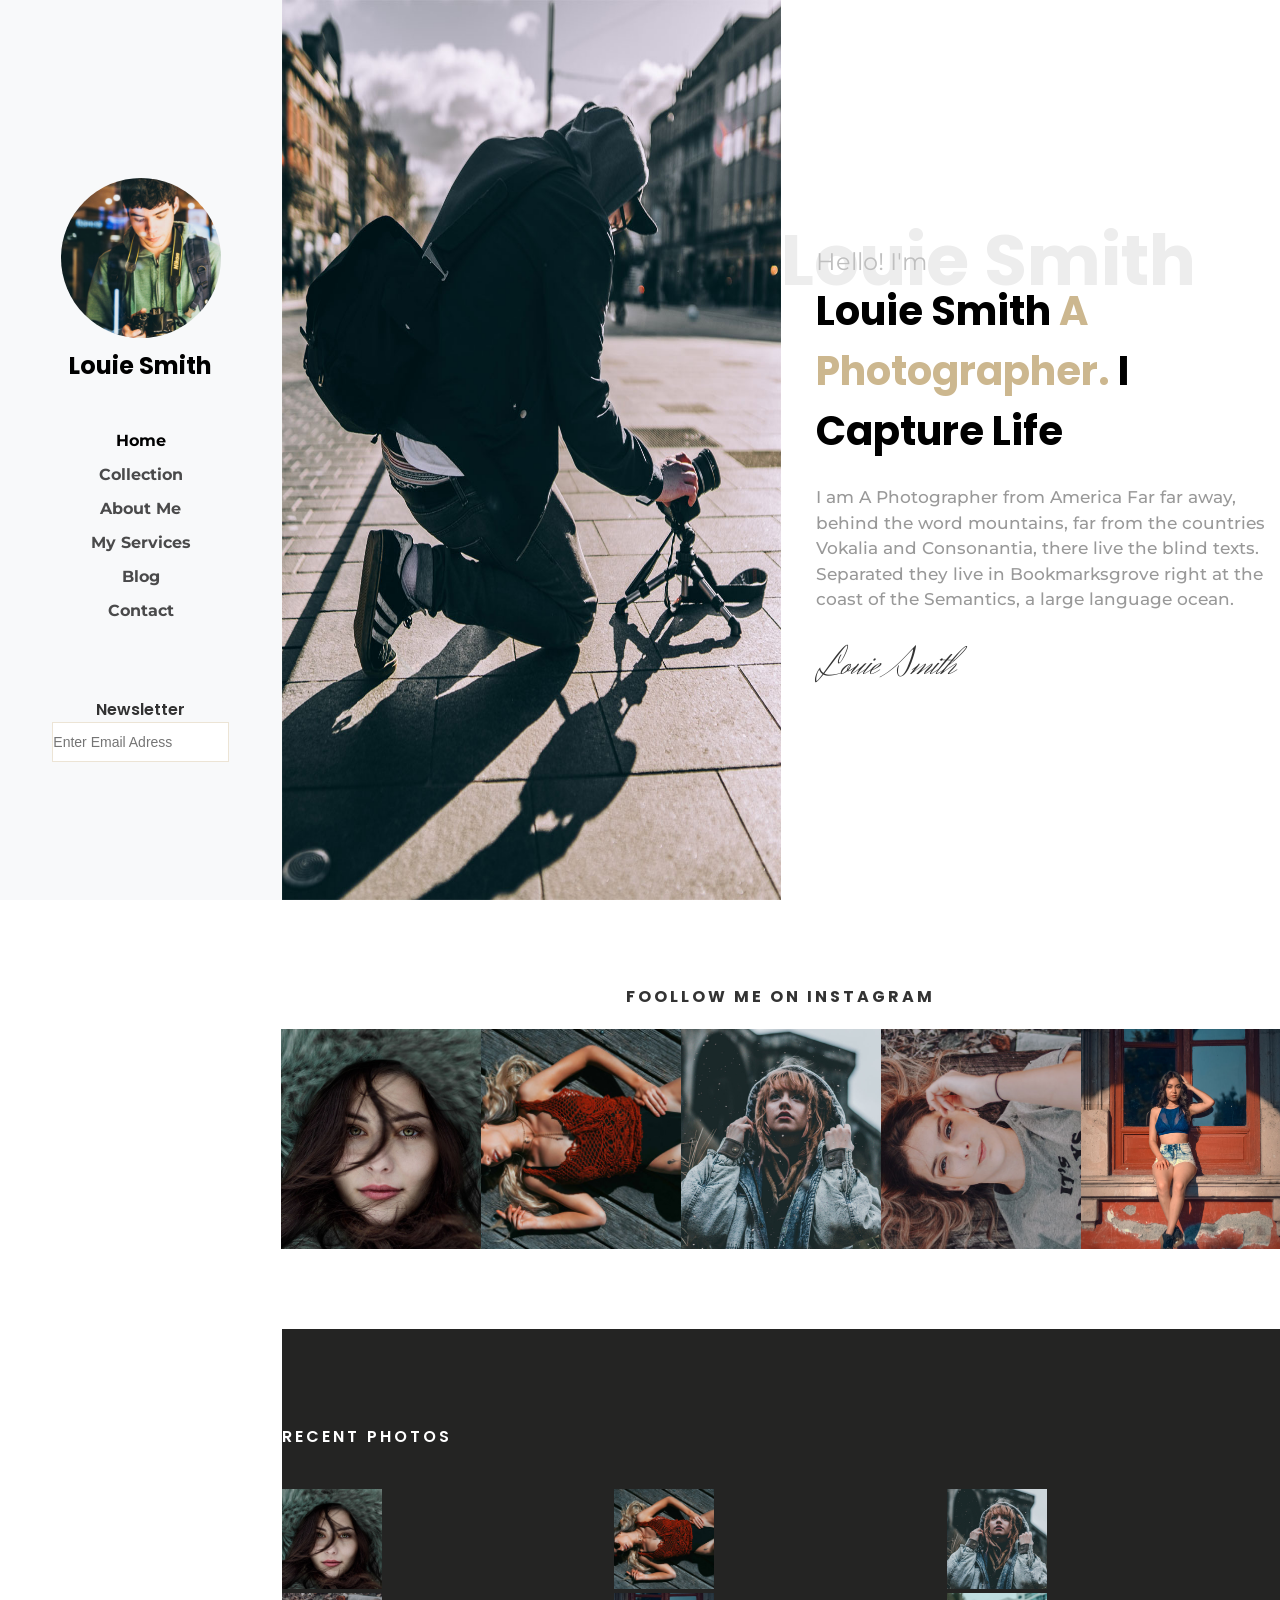
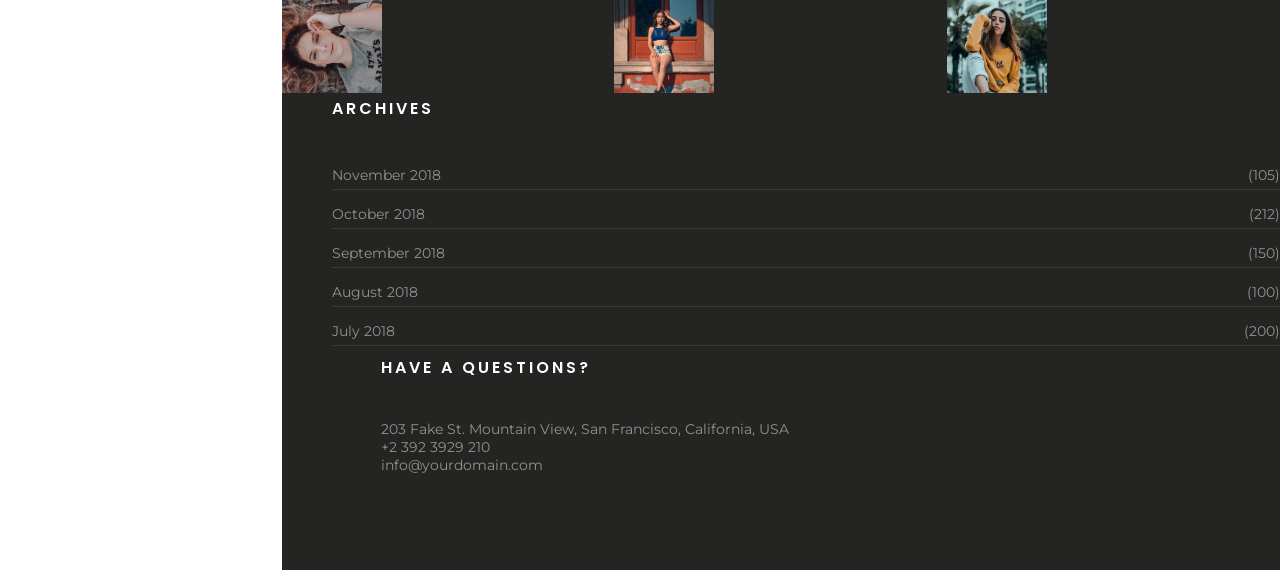
<file: index.html>
<!DOCTYPE html>
<html lang="pt-br">

<head>
    <meta charset="UTF-8">
    <meta name="viewport" content="width=device-width, initial-scale=1.0">
    <title>Louie Smith</title>
    <link rel="stylesheet" href="style.css">
    <link rel="preconnect" href="https://fonts.googleapis.com">
    <link rel="preconnect" href="https://fonts.gstatic.com" crossorigin>
    <link
        href="https://fonts.googleapis.com/css2?family=Herr+Von+Muellerhoff&family=Montserrat:ital,wght@0,100..900;1,100..900&family=Poppins:ital,wght@0,100;0,200;0,300;0,400;0,500;0,600;0,700;0,800;0,900;1,100;1,200;1,300;1,400;1,500;1,600;1,700;1,800;1,900&display=swap"
        rel="stylesheet">
</head>

<body>
    <section class="sec01">
        <div class="div1">
            <a href="index.html"><img src="author.jpg" class="img1"></a>
            <a href="index.html" class="txtls">Louie Smith</a>
            <div class="divmenu">
                <a href="index.html" class="menu1">Home</a>
                <a href="collection.html" class="menu">Collection</a>
                <a href="aboutme.html" class="menu">About Me</a>
                <a href="myservices.html" class="menu">My Services</a>
                <a class="menu">Blog</a>
                <a href="contact.html" class="menu">Contact</a>
            </div>
            <div class="txtnew">
                <p class="newsletter">Newsletter</p>
                <div class="divform">
                    <form action="" class="form">
                        <input type="email" placeholder="Enter Email Adress" class="email">
                        
                    </form>
                </div>
            </div>
        </div>
    </section>
    <section class="sec02">
        <div class="divesquerda">
            <img src="author-2.jpg" class="imgprincipal">
        </div>
        <div class="divdireita">
            <div class="textdireita">
                <p class="textfundo">Louie Smith</p>
                <p class="textpequeno">Hello! I'm</p>
                <p class="textprincipal">Louie Smith <span class="span">A <br> Photographer.</span> I <br> Capture Life
                </p>
                <p class="textgrande">I am A Photographer from America Far far away, <br> behind the word mountains, far
                    from the countries <br> Vokalia and Consonantia, there live the blind texts. <br> Separated they
                    live in Bookmarksgrove right at the <br> coast of the Semantics, a large language ocean.</p>
                <p class="assinatura">Louie Smith</p>
                
            </div>
        </div>
        <section class="sec03">
            <div class="textfoto">
                <p class="foollow">FOOLLOW ME ON INSTAGRAM</p>
            </div>
            <div class="fotos">
                <a href="index.html"><img src="image_1.jpg" class="foto1"></a>
                <a href="index.html"><img src="image_2.jpg" class="foto2"></a>
                <a href="index.html"><img src="image_3.jpg" class="foto3"></a>
                <a href="index.html"><img src="image_4.jpg" class="foto4"></a>
                <a href="index.html"><img src="image_5.jpg" class="foto5"></a>
            </div>
        </section>
        <footer class="footer">
            <div class="divfooter">
                <div class="div01">
                    <p class="text1">Recent Photos</p>
                    <div class="imgfooter">
                        <img src="image_1.jpg" class="imgfooter1">
                        <img src="image_2.jpg" class="imgfooter2">
                        <img src="image_3.jpg" class="imgfooter3">
                    </div>
                    <div class="imgfooter01">
                        <img src="image_4.jpg" class="imgfooter4">
                        <img src="image_5.jpg" class="imgfooter5">
                        <img src="image_6.jpg" class="imgfooter6">
                    </div>
                </div>
                <div class="div02">
                    <p class="text2">Archives</p>
                    <p class="text02">November 2018 <span class="span1"></span>(105)</p>
                    <p class="text02">October 2018<span class="span1"></span>(212)</p>
                    <p class="text02">September 2018<span class="span1"></span>(150)</p>
                    <p class="text02">August 2018<span class="span1"></span>(100)</p>
                    <p class="text02">July 2018<span class="span1"></span>(200)</p>
                </div>
                <div class="div03">
                    <p class="text3">Have a Questions?</p>
                    <div class="iconesfooter">
                        <div class="icone-item">
                            
                            <p class="endereço">203 Fake St. Mountain View, San Francisco, California, USA</p>
                        </div>
                        <div class="icone-item">
                            
                            <p class="celular">+2 392 3929 210</p>
                        </div>
                        <div class="icone-item">
                            
                            <p class="imail">info@yourdomain.com</p>
                        </div>
                    </div>
                </div>
            </div>
        </footer>
    </section>
</body>

</html>
</file>
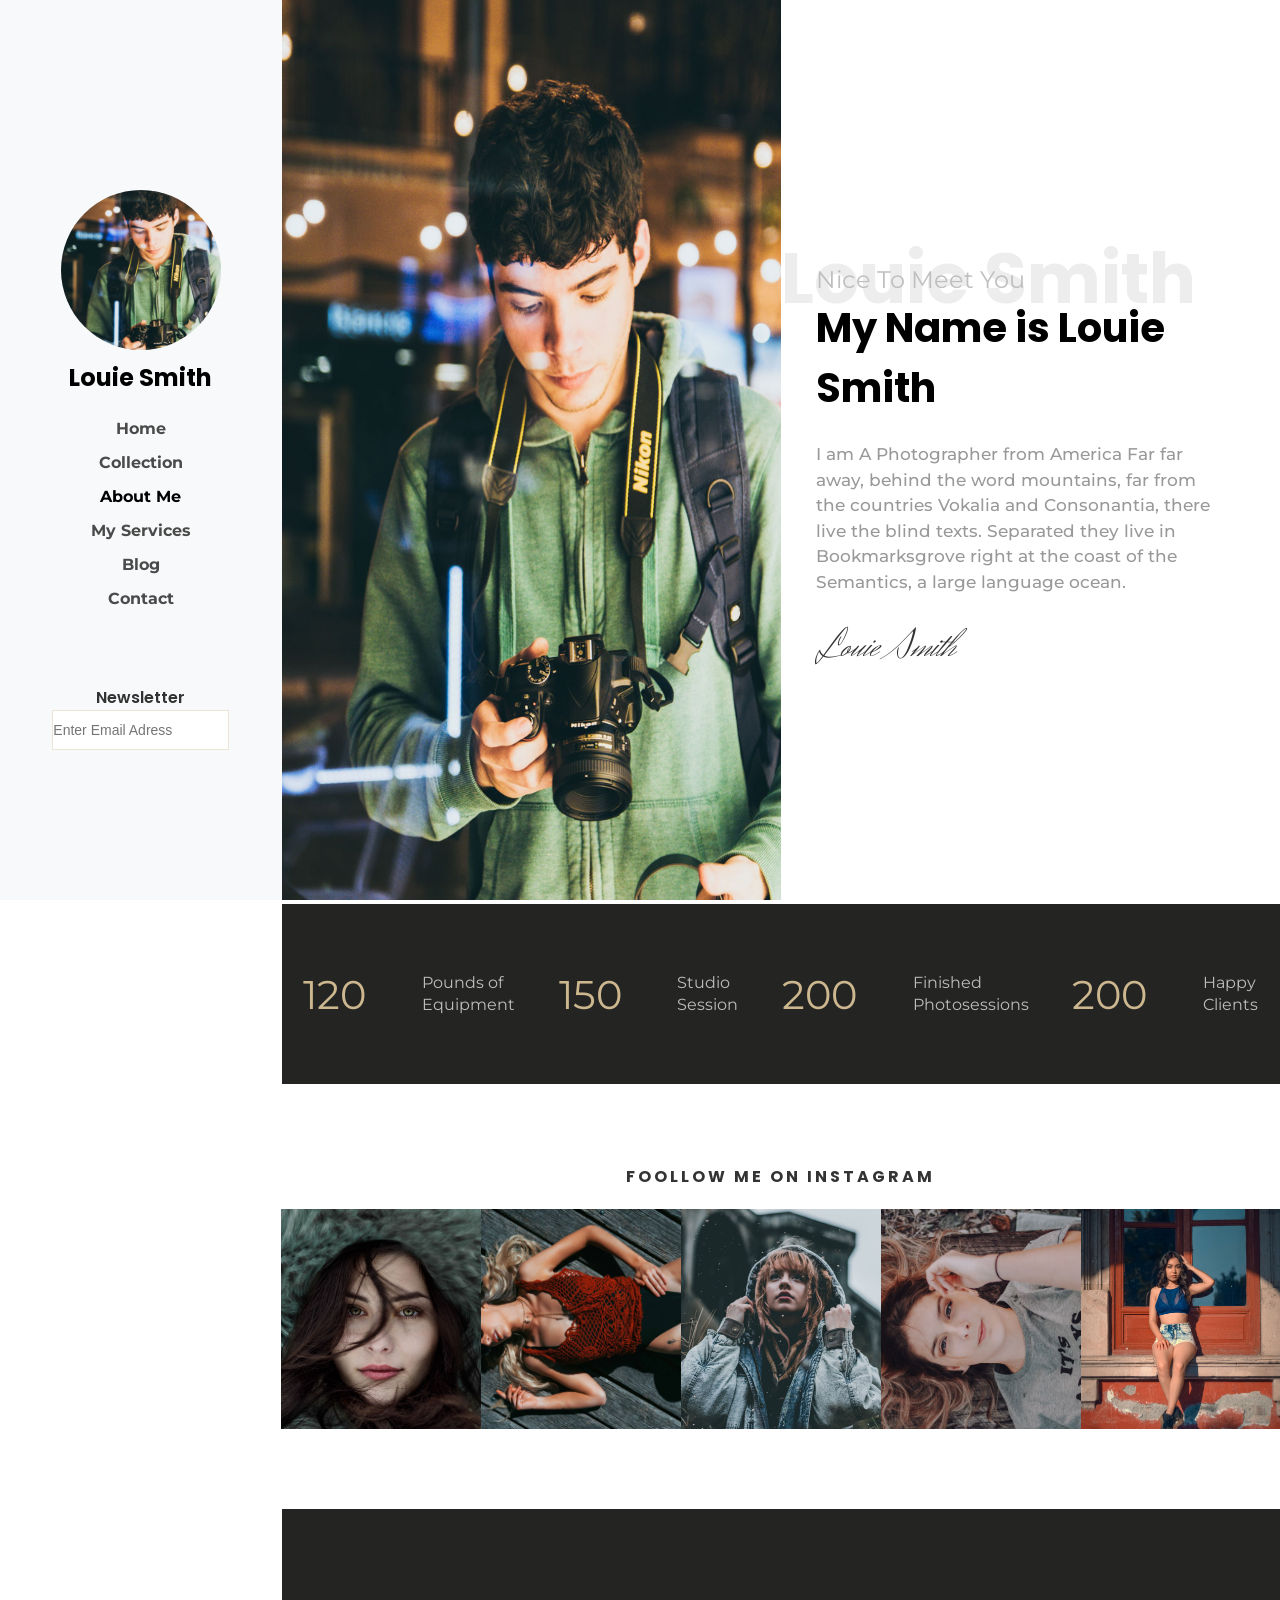
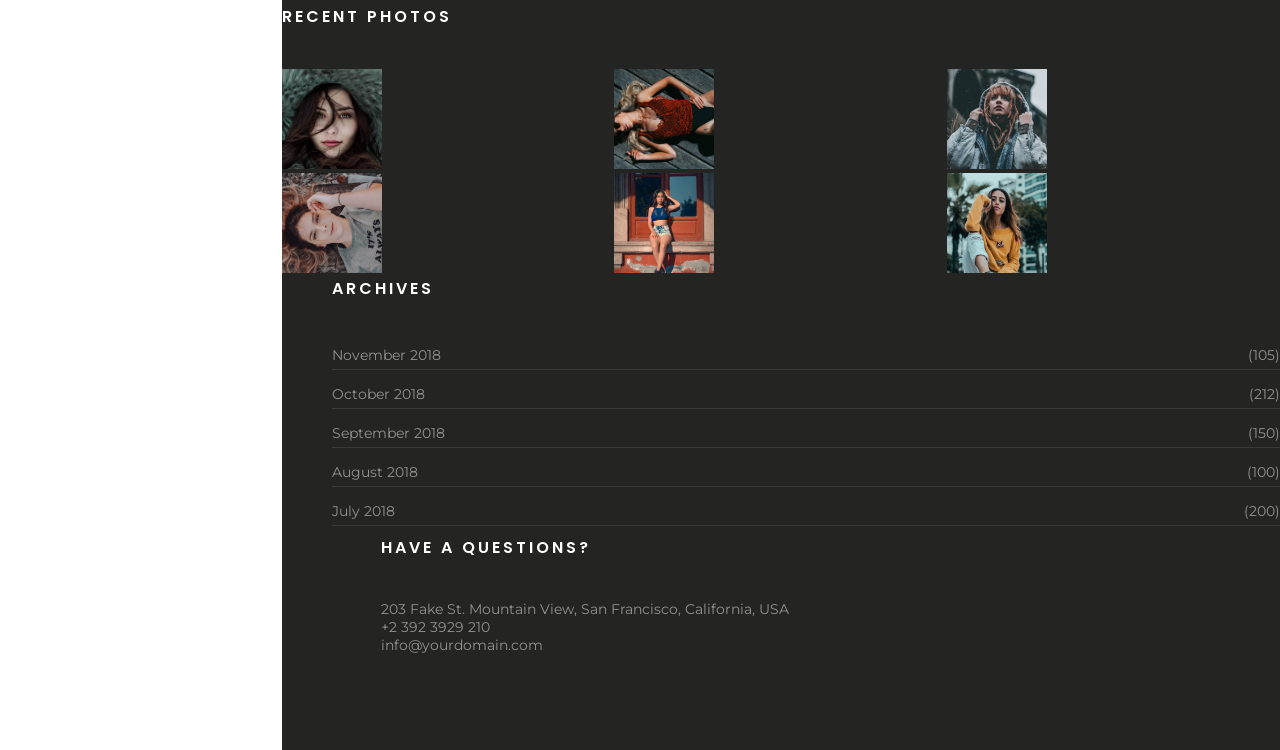
<file: aboutme.html>
<!DOCTYPE html>
<html lang="pt-br">

<head>
    <meta charset="UTF-8">
    <meta name="viewport" content="width=device-width, initial-scale=1.0">
    <title>Louie Smith</title>
    <link rel="stylesheet" href="aboutme.css">
    <link rel="preconnect" href="https://fonts.googleapis.com">
    <link rel="preconnect" href="https://fonts.gstatic.com" crossorigin>
    <link
        href="https://fonts.googleapis.com/css2?family=Herr+Von+Muellerhoff&family=Montserrat:ital,wght@0,100..900;1,100..900&family=Poppins:ital,wght@0,100;0,200;0,300;0,400;0,500;0,600;0,700;0,800;0,900;1,100;1,200;1,300;1,400;1,500;1,600;1,700;1,800;1,900&display=swap"
        rel="stylesheet">
</head>

<body>
    <section class="section1">
        <div class="div1">
            <a href="index.html"><img src="author.jpg" class="img1"></a>
            <a href="index.html" class="txtls">Louie Smith</a>
            <div class="divmenu">
                <a href="index.html" class="menu">Home</a>
                <a href="collection.html" class="menu">Collection</a>
                <a href="aboutme.html" class="menu1">About Me</a>
                <a href="myservices.html" class="menu">My Services</a>
                <a href="blog.html" class="menu">Blog</a>
                <a href="contact.html" class="menu">Contact</a>
            </div>
            <div class="txtnew">
                <p class="newsletter">Newsletter</p>
                <div class="divform">
                    <form action="" class="form">
                        <input type="email" placeholder="Enter Email Adress" class="email">
                        
                    </form>
                </div>
            </div>
        </div>
    </section>
    <section class="section2">
        <div class="divesquerda">
            <img src="author.jpg" class="imgprincipal">
        </div>
        <div class="divdireita">
            <div class="textdireita">
                <p class="textfundo">Louie Smith</p>
                <p class="textpequeno">Nice To Meet You</p>
                <p class="textprincipal">My Name is Louie <br> Smith</p>
                <p class="textgrande">I am A Photographer from America Far far <br> away, behind the word mountains, far from <br> the countries Vokalia and Consonantia, there <br> live the blind texts. Separated they live in <br> Bookmarksgrove right at the coast of the <br> Semantics, a large language ocean.</p>
                <p class="assinatura">Louie Smith</p>
                
            </div>
        </div>
        <div class="divnumeros">
            <p class="numeros">120</p>
            <p class="textnumeros">Pounds of <br> Equipment</p>
            <p class="numeros">150</p>
            <p class="textnumeros">Studio <br> Session</p>
            <p class="numeros">200</p>
            <p class="textnumeros">Finished <br> Photosessions</p>
            <p class="numeros">200</p>
            <p class="textnumeros">Happy <br> Clients</p>
        </div>
        <section class="section3">
            <div class="textfoto">
                <p class="foollow">FOOLLOW ME ON INSTAGRAM</p>
            </div>
            <div class="fotos">
                <a href="index.html"><img src="image_1.jpg" class="foto1"></a>
                <a href="index.html"><img src="image_2.jpg" class="foto2"></a>
                <a href="index.html"><img src="image_3.jpg" class="foto3"></a>
                <a href="index.html"><img src="image_4.jpg" class="foto4"></a>
                <a href="index.html"><img src="image_5.jpg" class="foto5"></a>
            </div>
        </section>
        <footer class="footer">
            <div class="divfooter">
                <div class="div01">
                    <p class="text1">Recent Photos</p>
                    <div class="imgfooter">
                        <img src="image_1.jpg" class="imgfooter1">
                        <img src="image_2.jpg" class="imgfooter2">
                        <img src="image_3.jpg" class="imgfooter3">
                    </div>
                    <div class="imgfooter01">
                        <img src="image_4.jpg" class="imgfooter4">
                        <img src="image_5.jpg" class="imgfooter5">
                        <img src="image_6.jpg" class="imgfooter6">
                    </div>
                </div>
                <div class="div02">
                    <p class="text2">Archives</p>
                    <p class="text02">November 2018 <span class="span1"></span>(105)</p>
                    <p class="text02">October 2018<span class="span1"></span>(212)</p>
                    <p class="text02">September 2018<span class="span1"></span>(150)</p>
                    <p class="text02">August 2018<span class="span1"></span>(100)</p>
                    <p class="text02">July 2018<span class="span1"></span>(200)</p>
                </div>
                <div class="div03">
                    <p class="text3">Have a Questions?</p>
                    <div class="iconesfooter">
                        <div class="icone-item">
                            
                            <p class="endereço">203 Fake St. Mountain View, San Francisco, California, USA</p>
                        </div>
                        <div class="icone-item">
                            
                            <p class="celular">+2 392 3929 210</p>
                        </div>
                        <div class="icone-item">
                            
                            <p class="imail">info@yourdomain.com</p>
                        </div>
                    </div>
                </div>
            </div>
        </footer>
    </section>
</body>

</html>
</file>
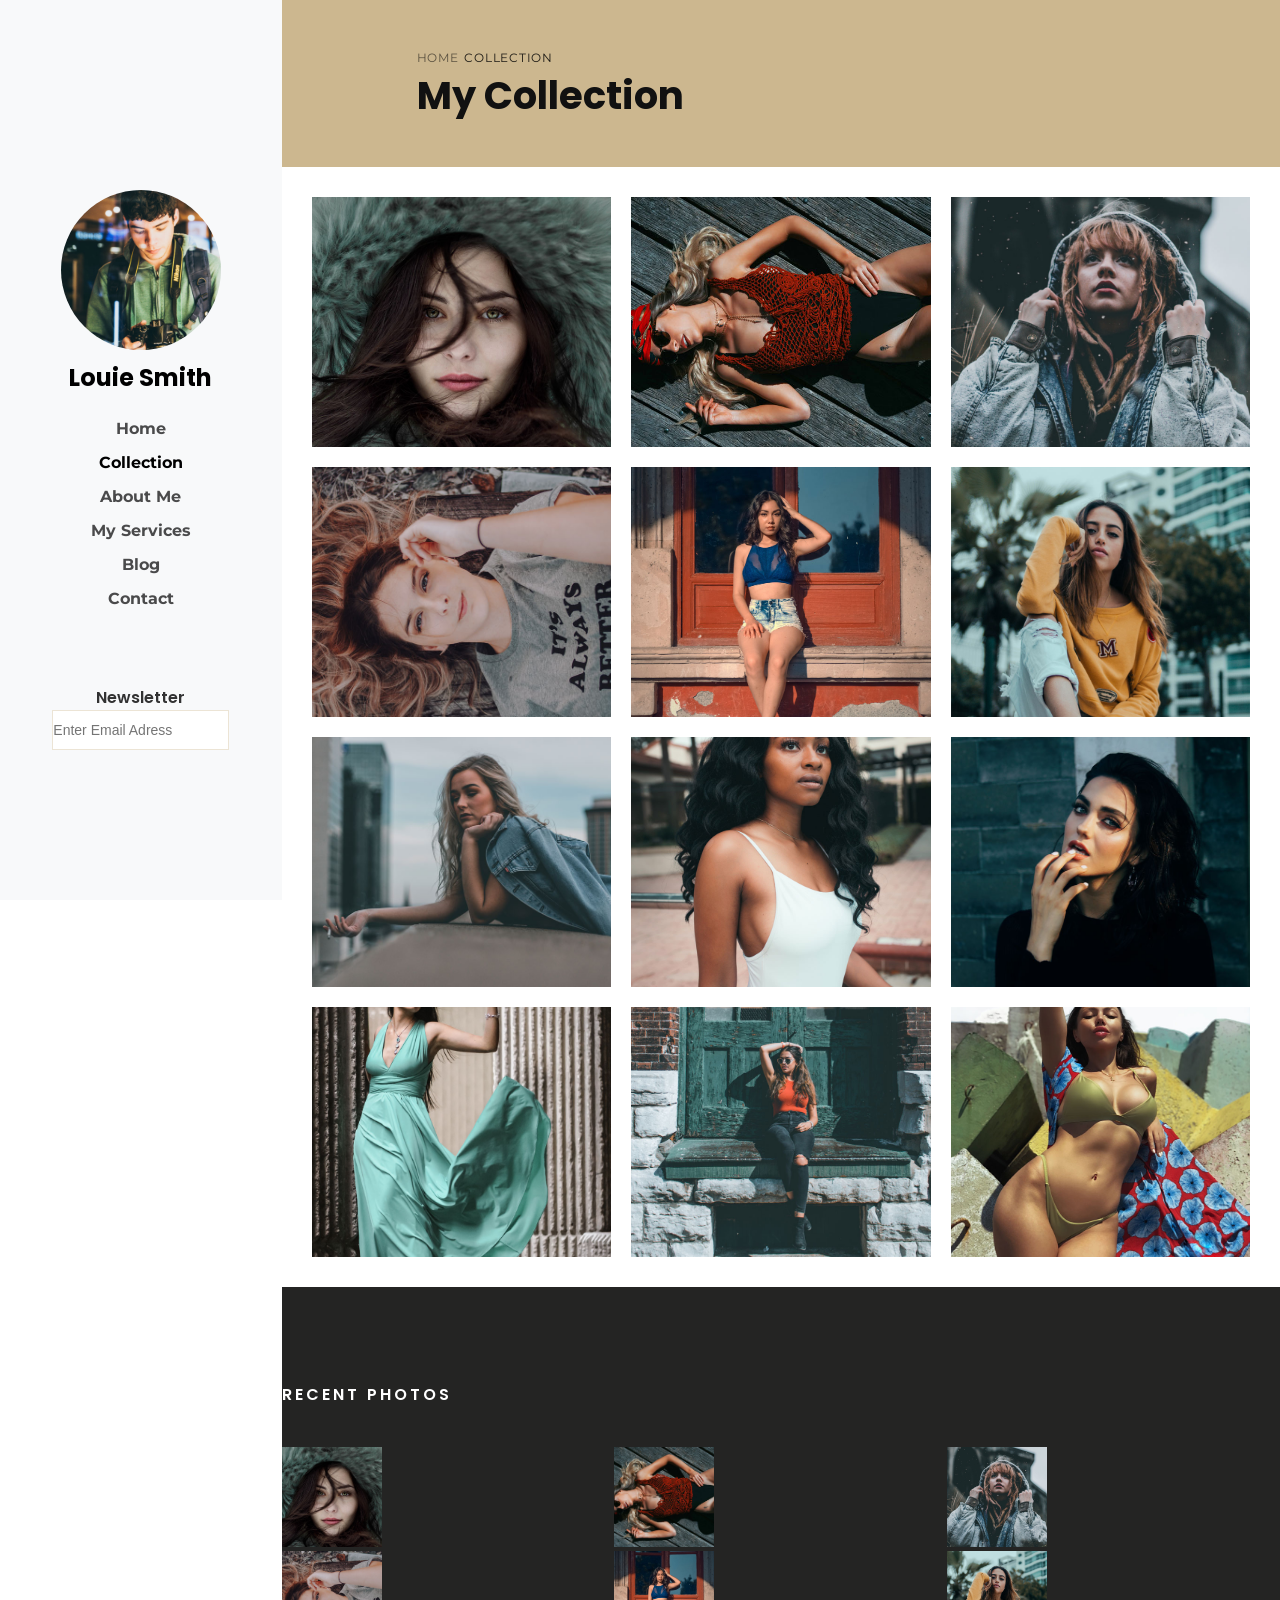
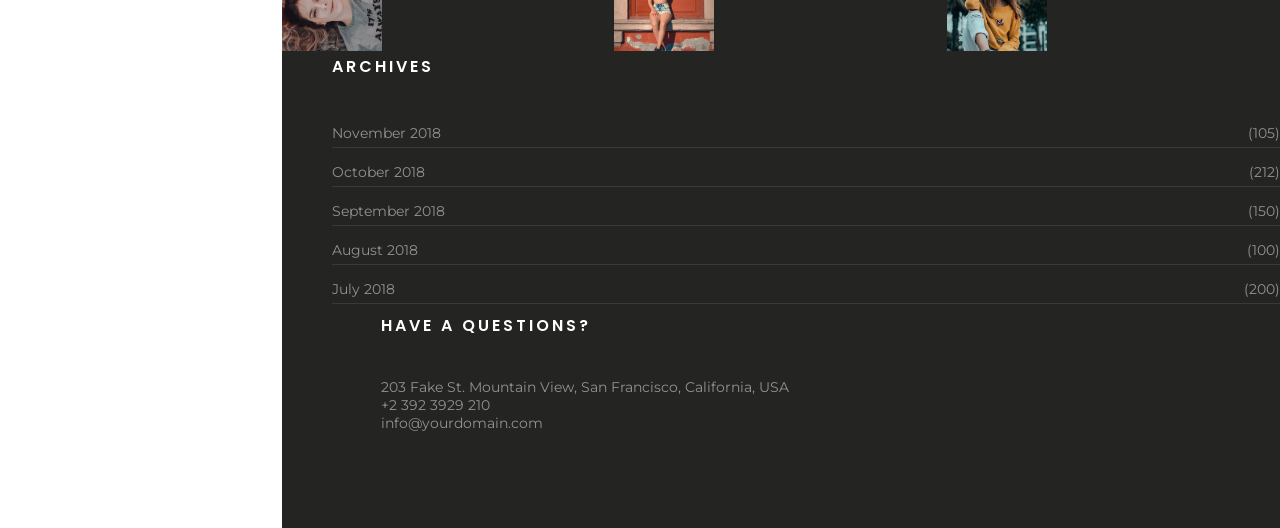
<file: collection.html>
<!DOCTYPE html>
<html lang="pt-br">

<head>
    <meta charset="UTF-8">
    <meta name="viewport" content="width=device-width, initial-scale=1.0">
    <title>Louie Smith</title>
    <link rel="stylesheet" href="collection.css">
    <link rel="preconnect" href="https://fonts.googleapis.com">
    <link rel="preconnect" href="https://fonts.gstatic.com" crossorigin>
    <link
        href="https://fonts.googleapis.com/css2?family=Herr+Von+Muellerhoff&family=Montserrat:ital,wght@0,100..900;1,100..900&family=Poppins:ital,wght@0,100;0,200;0,300;0,400;0,500;0,600;0,700;0,800;0,900;1,100;1,200;1,300;1,400;1,500;1,600;1,700;1,800;1,900&display=swap"
        rel="stylesheet">
</head>

<body>
    <section class="section1">
        <div class="div1">
            <a href="index.html"><img src="author.jpg" class="img1"></a>
            <a href="index.html" class="txtls">Louie Smith</a>
            <div class="divmenu">
                <a href="index.html" class="menu">Home</a>
                <a href="collection.html" class="menu1">Collection</a>
                <a href="aboutme.html" class="menu">About Me</a>
                <a href="myservices.html" class="menu">My Services</a>
                <a href="blog.html" class="menu">Blog</a>
                <a href="contact.html" class="menu">Contact</a>
            </div>
            <div class="txtnew">
                <p class="newsletter">Newsletter</p>
                <div class="divform">
                    <form action="" class="form">
                        <input type="email" placeholder="Enter Email Adress" class="email">
                        
                    </form>
                </div>
            </div>
        </div>
    </section>
    <section class="section2">
        <div class="textpequeno">
            <a href="index.html">Home</a>
            <p class="collection1">Collection</p>
        </div>
        <div class="textgrande">
            <p class="my">My Collection</p>
        </div>
        <section class="secao secao-colection-fotos">
            <div id="imagem-1">
                <div>
                    <h2>Photo 01</h2>
                    <p>MODEL</p>
                </div>
            </div>
            <div id="imagem-2">
                <div>
                    <h2>Photo 02</h2>
                    <p>NATURE</p>
                </div>
            </div>
            <div id="imagem-3">
                <div>
                    <h2>Photo 03</h2>
                    <p>FASHION</p>
                </div>
            </div>
            <div id="imagem-4">
                <div>
                    <h2>Photo 04</h2>
                    <p>TRAVEL</p>
                </div>
            </div>
            <div id="imagem-5">
                <div>
                    <h2>Photo 05</h2>
                    <p>TRAVEL</p>
                </div>
            </div>
            <div id="imagem-6">
                <div>
                    <h2>Photo 06</h2>
                    <p>TRAVEL</p>
                </div>
            </div>
            <div id="imagem-7">
                <div>
                    <h2>Photo 07</h2>
                    <p>FASHION, MODEL</p>
                </div>
            </div>
            <div id="imagem-8">
                <div>
                    <h2>Photo 08</h2>
                    <p>NATURE</p>
                </div>
            </div>
            <div id="imagem-9">
                <div>
                    <h2>Photo 09</h2>
                    <p>TECHNOLOGY</p>
                </div>
            </div>
            <div id="imagem-10">
                <div>
                    <h2>Photo 10</h2>
                    <p>MODEL</p>
                </div>
            </div>
            <div id="imagem-11">
                <div>
                    <h2>Photo 11</h2>
                    <p>FASHION</p>
                </div>
            </div>
            <div id="imagem-12">
                <div>
                    <h2>Photo 12</h2>
                    <p>PHOTOGRAPHY</p>
                </div>
            </div>
        </section>
        <footer class="footer">
            <div class="divfooter">
                <div class="div01">
                    <p class="text1">Recent Photos</p>
                    <div class="imgfooter">
                        <img src="image_1.jpg" class="imgfooter1">
                        <img src="image_2.jpg" class="imgfooter2">
                        <img src="image_3.jpg" class="imgfooter3">
                    </div>
                    <div class="imgfooter01">
                        <img src="image_4.jpg" class="imgfooter4">
                        <img src="image_5.jpg" class="imgfooter5">
                        <img src="image_6.jpg" class="imgfooter6">
                    </div>
                </div>
                <div class="div02">
                    <p class="text2">Archives</p>
                    <p class="text02">November 2018 <span class="span1"></span>(105)</p>
                    <p class="text02">October 2018<span class="span1"></span>(212)</p>
                    <p class="text02">September 2018<span class="span1"></span>(150)</p>
                    <p class="text02">August 2018<span class="span1"></span>(100)</p>
                    <p class="text02">July 2018<span class="span1"></span>(200)</p>
                </div>
                <div class="div03">
                    <p class="text3">Have a Questions?</p>
                    <div class="iconesfooter">
                        <div class="icone-item">
                            
                            <p class="endereço">203 Fake St. Mountain View, San Francisco, California, USA</p>
                        </div>
                        <div class="icone-item">
                            
                            <p class="celular">+2 392 3929 210</p>
                        </div>
                        <div class="icone-item">
                            
                            <p class="imail">info@yourdomain.com</p>
                        </div>
                    </div>
                </div>
            </div>
        </footer>
    </section>
</body>

</html>
</file>
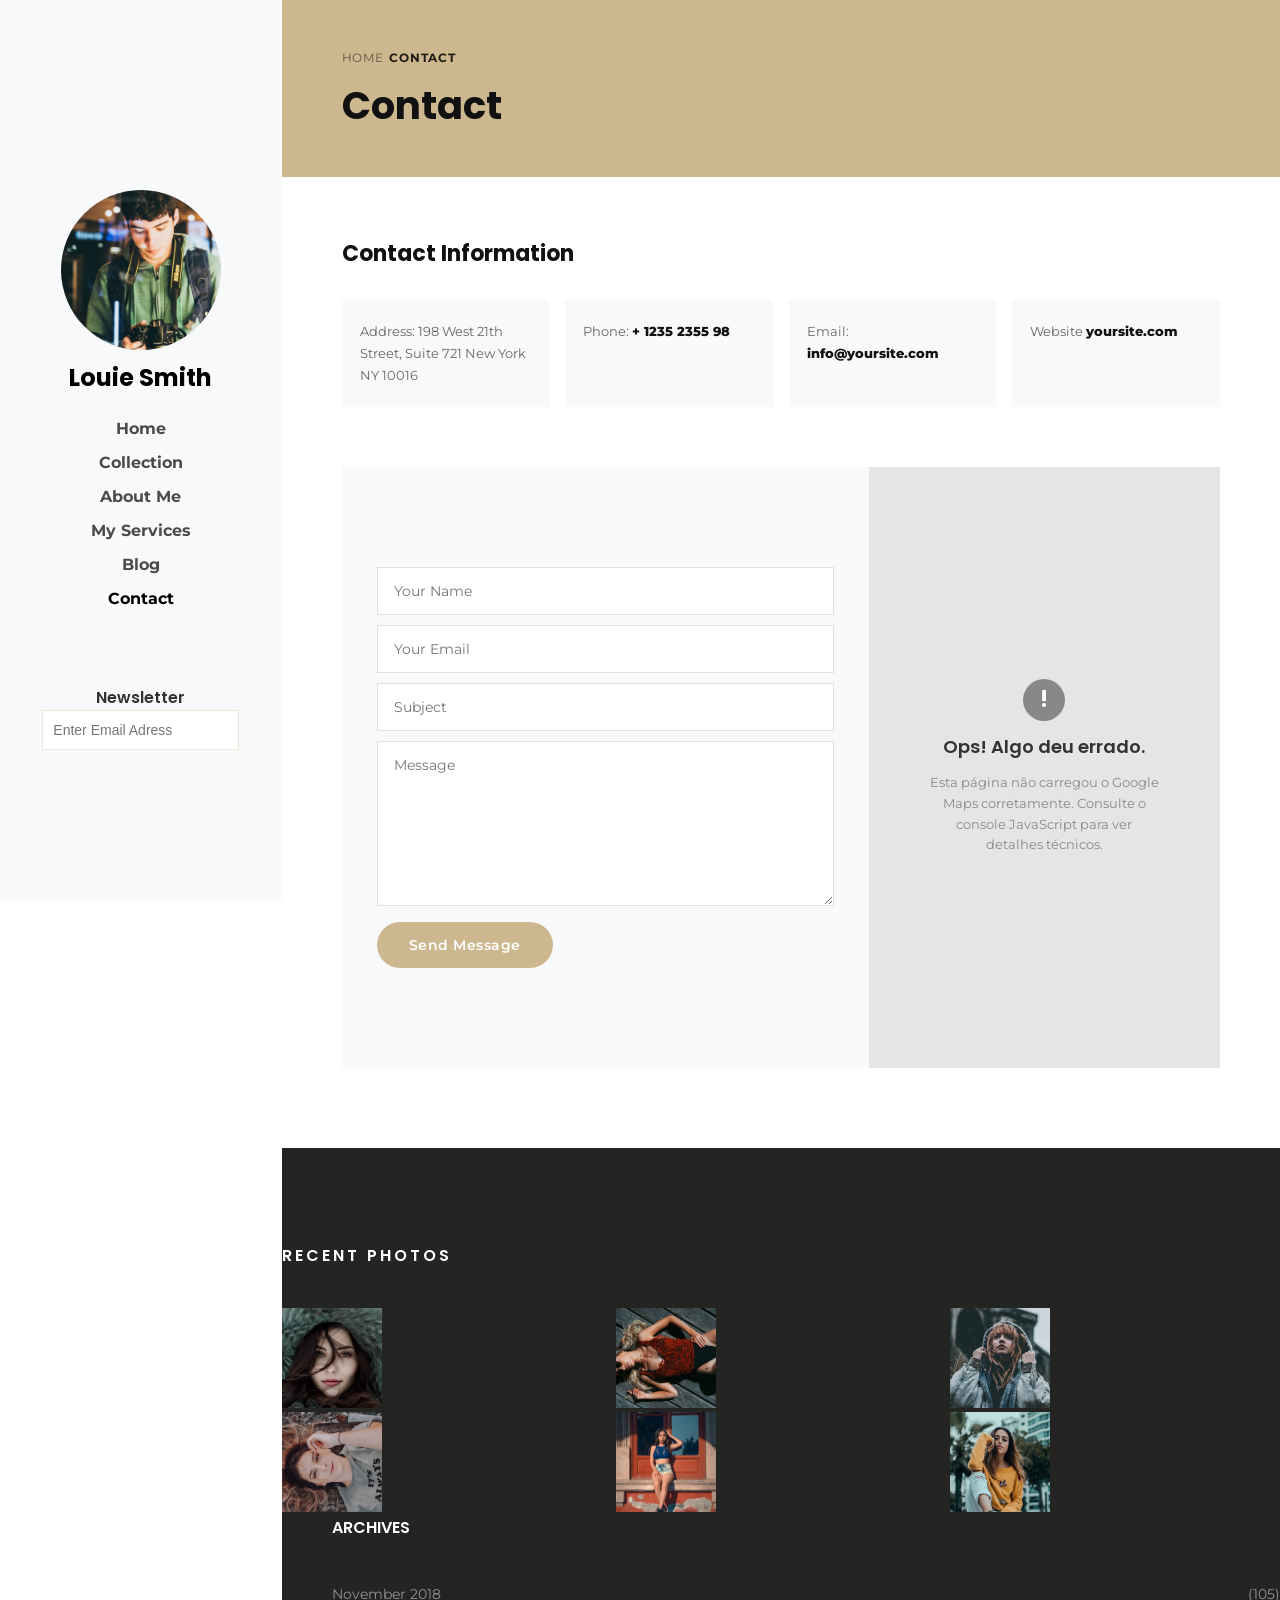
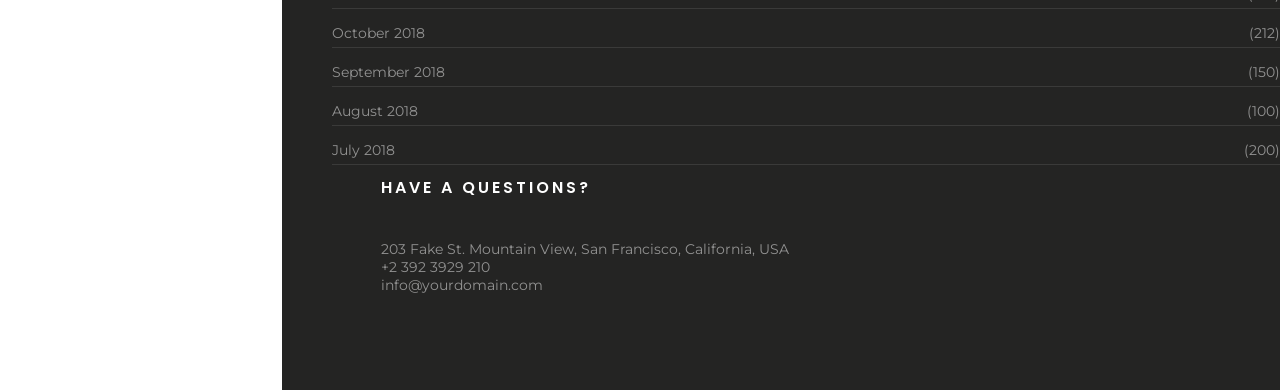
<file: contact.html>
<!DOCTYPE html>
<html lang="pt-br">

<head>
    <meta charset="UTF-8">
    <meta name="viewport" content="width=device-width, initial-scale=1.0">
    <title>Louie Smith</title>
    <link rel="stylesheet" href="contact.css">
    <link rel="preconnect" href="https://fonts.googleapis.com">
    <link rel="preconnect" href="https://fonts.gstatic.com" crossorigin>
    <link
        href="https://fonts.googleapis.com/css2?family=Herr+Von+Muellerhoff&family=Montserrat:ital,wght@0,100..900;1,100..900&family=Poppins:ital,wght@0,100;0,200;0,300;0,400;0,500;0,600;0,700;0,800;0,900;1,100;1,200;1,300;1,400;1,500;1,600;1,700;1,800;1,900&display=swap"
        rel="stylesheet">
</head>

<body>
    <section class="section1">
        <div class="div1">
            <a href="index.html"><img src="author.jpg" class="img1"></a>
            <a href="index.html" class="txtls">Louie Smith</a>
            <div class="divmenu">
                <a href="index.html" class="menu">Home</a>
                <a href="collection.html" class="menu">Collection</a>
                <a href="aboutme.html" class="menu">About Me</a>
                <a href="myservices.html" class="menu">My Services</a>
                <a href="blog.html" class="menu">Blog</a>
                <a href="contact.html" class="menu1">Contact</a>
            </div>
            <div class="txtnew">
                <p class="newsletter">Newsletter</p>
                <div class="divform">
                    <form action="" class="form">
                        <input type="email" placeholder="Enter Email Adress" class="email">
                            
                    </form>
                </div>
            </div>
        </div>
    </section>
    <section class="main-content">
    <section class="section-header">
            <div class="textpequeno">
                <a href="index.html">Home</a>
                <p class="breadcrumb-current">Contact</p>
            </div>
            <div class="textgrande">
                <p class="page-title">Contact</p>
            </div>
        </section>
        <section class="section-info">
            <h2 class="info-title">Contact Information</h2>
            <div class="info-cards">
                <div class="info-card">
                    <p>Address: 198 West 21th Street, Suite 721 New York NY 10016</p>
                </div>
                <div class="info-card">
                    <p>Phone: <span>+ 1235 2355 98</span></p>
                </div>
                <div class="info-card">
                    <p>Email: <span>info@yoursite.com</span></p>
                </div>
                <div class="info-card">
                    <p>Website <span>yoursite.com</span></p>
                </div>
            </div>
        </section>
        <section class="section-form">
            <div class="form-map-wrapper">
                <div class="contact-form">
                    <input type="text" placeholder="Your Name" class="field">
                    <input type="email" placeholder="Your Email" class="field">
                    <input type="text" placeholder="Subject" class="field">
                    <textarea placeholder="Message" class="field field-textarea"></textarea>
                    <button class="btn-send">Send Message</button>
                </div>
            </div>
        <div class="map-container">
        <div class="map-error">
        <div class="map-error-icon">!</div>
            <p class="map-error-title">Ops! Algo deu errado.</p>
            <p class="map-error-text">Esta página não carregou o Google Maps corretamente. Consulte o console JavaScript para ver detalhes técnicos.</p>
        </div>
    </div>
        </section>
        <footer class="footer">
            <div class="divfooter">
                <div class="div01">
                    <p class="text1">Recent Photos</p>
                    <div class="imgfooter">
                        <img src="image_1.jpg" class="imgfooter1">
                        <img src="image_2.jpg" class="imgfooter2">
                        <img src="image_3.jpg" class="imgfooter3">
                    </div>
                    <div class="imgfooter01">
                        <img src="image_4.jpg" class="imgfooter4">
                        <img src="image_5.jpg" class="imgfooter5">
                        <img src="image_6.jpg" class="imgfooter6">
                    </div>
                </div>
                <div class="div02">
                    <p class="text2">Archives</p>
                    <p class="text02">November 2018 <span class="span1"></span>(105)</p>
                    <p class="text02">October 2018<span class="span1"></span>(212)</p>
                    <p class="text02">September 2018<span class="span1"></span>(150)</p>
                    <p class="text02">August 2018<span class="span1"></span>(100)</p>
                    <p class="text02">July 2018<span class="span1"></span>(200)</p>
                </div>
                <div class="div03">
                    <p class="text3">Have a Questions?</p>
                    <div class="iconesfooter">
                        <div class="icone-item">
                            
                            <p class="endereço">203 Fake St. Mountain View, San Francisco, California, USA</p>
                        </div>
                        <div class="icone-item">
                            
                            <p class="celular">+2 392 3929 210</p>
                        </div>
                        <div class="icone-item">
                            
                            <p class="imail">info@yourdomain.com</p>
                        </div>
                    </div>
                </div>
            </div>
        </footer>
    </section>
    </body>
</html>
</file>
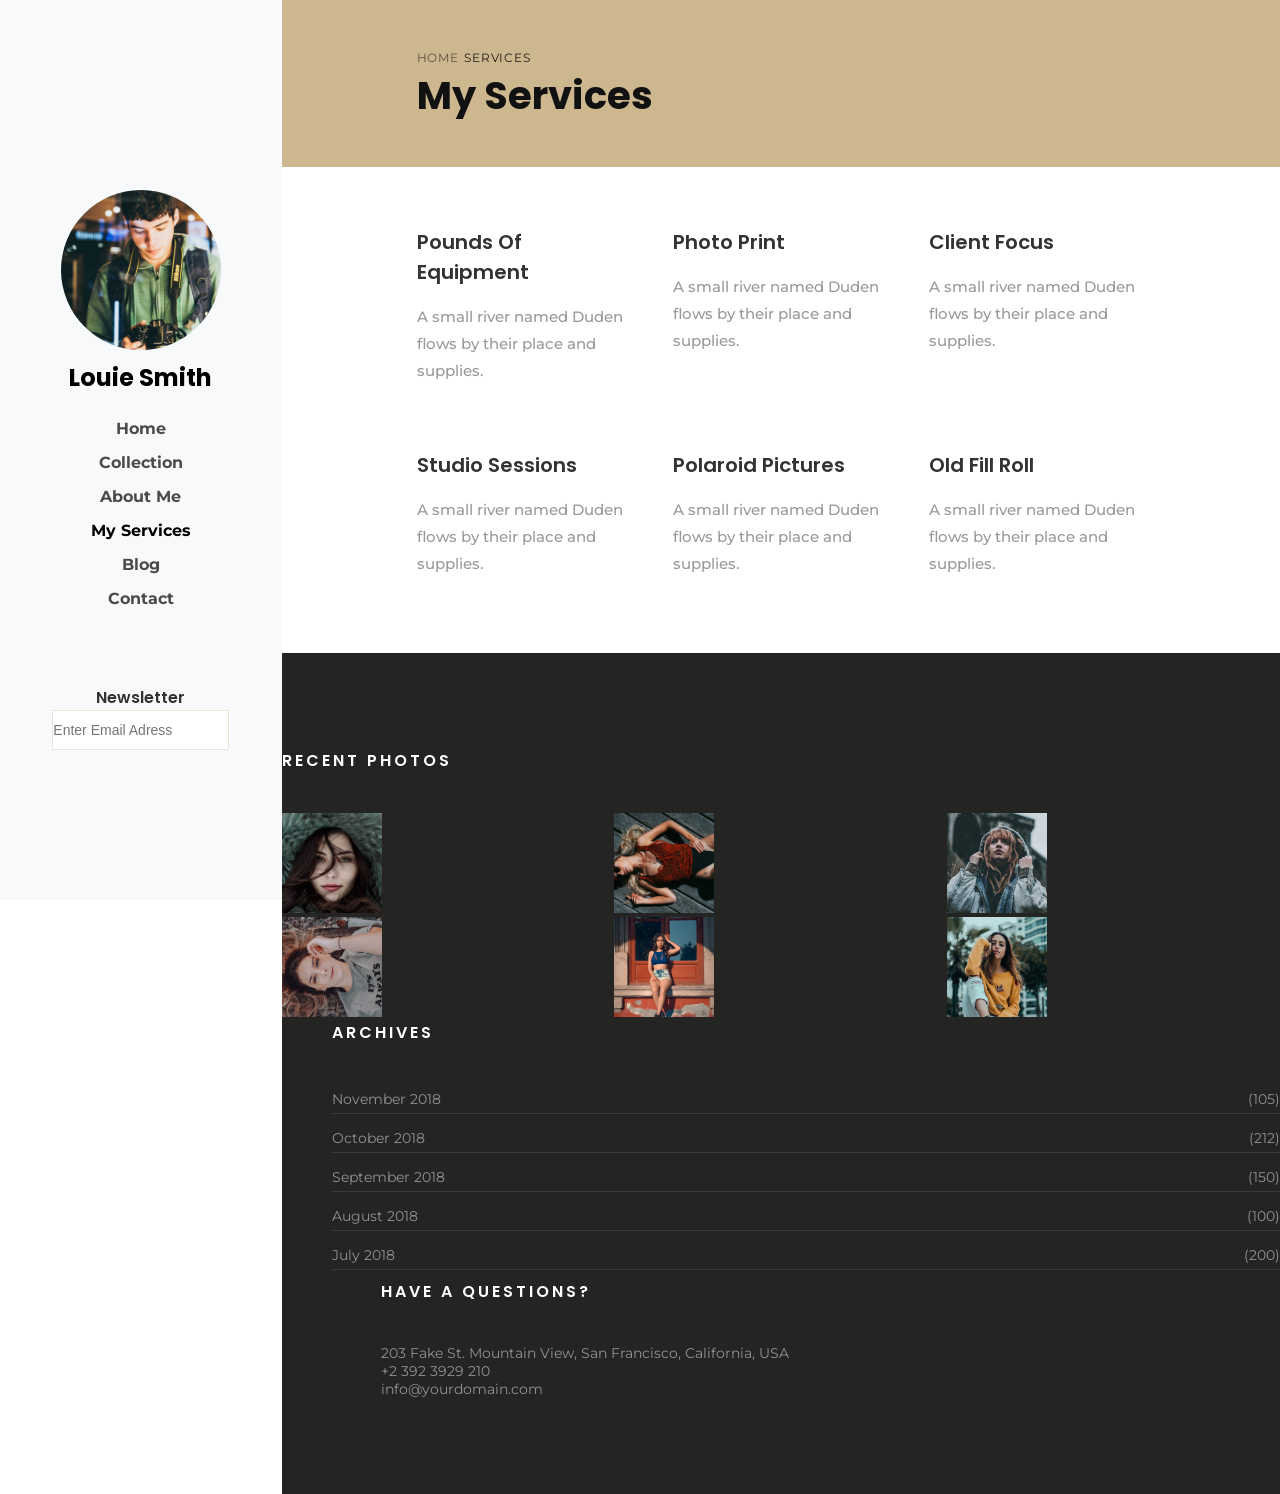
<file: myservices.html>
<!DOCTYPE html>
<html lang="pt-br">

<head>
    <meta charset="UTF-8">
    <meta name="viewport" content="width=device-width, initial-scale=1.0">
    <title>Louie Smith</title>
    <link rel="stylesheet" href="myservices.css">
    <link rel="preconnect" href="https://fonts.googleapis.com">
    <link rel="preconnect" href="https://fonts.gstatic.com" crossorigin>
    <link
        href="https://fonts.googleapis.com/css2?family=Herr+Von+Muellerhoff&family=Montserrat:ital,wght@0,100..900;1,100..900&family=Poppins:ital,wght@0,100;0,200;0,300;0,400;0,500;0,600;0,700;0,800;0,900;1,100;1,200;1,300;1,400;1,500;1,600;1,700;1,800;1,900&display=swap"
        rel="stylesheet">
</head>

<body>
    <section class="section1">
        <div class="div1">
            <a href="index.html"><img src="author.jpg" class="img1"></a>
            <a href="index.html" class="txtls">Louie Smith</a>
            <div class="divmenu">
                <a href="index.html" class="menu">Home</a>
                <a href="collection.html" class="menu">Collection</a>
                <a href="aboutme.html" class="menu">About Me</a>
                <a href="myservices.html" class="menu1">My Services</a>
                <a href="blog.html" class="menu">Blog</a>
                <a href="contact.html" class="menu">Contact</a>
            </div>
            <div class="txtnew">
                <p class="newsletter">Newsletter</p>
                <div class="divform">
                    <form action="" class="form">
                        <input type="email" placeholder="Enter Email Adress" class="email">
                        
                    </form>
                </div>
            </div>
        </div>
    </section>
    <section class="section2">
        <div class="textpequeno">
            <a href="index.html">Home</a>
            <p class="collection1">Services</p>
        </div>
        <div class="textgrande">
            <p class="my">My Services</p>
        </div>

    <section class="section3">
        <div class="icone1">
        
            <p class="texticone">Pounds Of Equipment</p>
            <p class="texticone2">A small river named Duden flows by their place and supplies.</p>
        </div>
        <div class="icone1">
        
            <p class="texticone">Photo Print</p>
            <p class="texticone2">A small river named Duden flows by their place and supplies.</p>
        </div>
    <div class="icone1">
        
        <p class="texticone">Client Focus</p>
        <p class="texticone2">A small river named Duden flows by their place and supplies.</p>
    </div>
    <div class="icone1">
        
        <p class="texticone">Studio Sessions</p>
        <p class="texticone2">A small river named Duden flows by their place and supplies.</p>
    </div>
    <div class="icone1">
        
        <p class="texticone">Polaroid Pictures</p>
        <p class="texticone2">A small river named Duden flows by their place and supplies.</p>
    </div>
    <div class="icone1">
        
        <p class="texticone">Old Fill Roll</p>
        <p class="texticone2">A small river named Duden flows by their place and supplies.</p>
    </div>
</section>

        <footer class="footer">
            <div class="divfooter">
                <div class="div01">
                    <p class="text1">Recent Photos</p>
                    <div class="imgfooter">
                        <img src="image_1.jpg" class="imgfooter1">
                        <img src="image_2.jpg" class="imgfooter2">
                        <img src="image_3.jpg" class="imgfooter3">
                    </div>
                    <div class="imgfooter01">
                        <img src="image_4.jpg" class="imgfooter4">
                        <img src="image_5.jpg" class="imgfooter5">
                        <img src="image_6.jpg" class="imgfooter6">
                    </div>
                </div>
                <div class="div02">
                    <p class="text2">Archives</p>
                    <p class="text02">November 2018 <span class="span1"></span>(105)</p>
                    <p class="text02">October 2018<span class="span1"></span>(212)</p>
                    <p class="text02">September 2018<span class="span1"></span>(150)</p>
                    <p class="text02">August 2018<span class="span1"></span>(100)</p>
                    <p class="text02">July 2018<span class="span1"></span>(200)</p>
                </div>
                <div class="div03">
                    <p class="text3">Have a Questions?</p>
                    <div class="iconesfooter">
                        <div class="icone-item">
                            
                            <p class="endereço">203 Fake St. Mountain View, San Francisco, California, USA</p>
                        </div>
                        <div class="icone-item">
                            
                            <p class="celular">+2 392 3929 210</p>
                        </div>
                        <div class="icone-item">
                            
                            <p class="imail">info@yourdomain.com</p>
                        </div>
                    </div>
                </div>
            </div>
        </footer>
    </section>
</body>

</html>
</file>
<file: style.css>
*{
    margin: 0;
    padding: 0;
    box-sizing: border-box;
}


body { display: flex;}




.sec01{
    display: flex;
    align-items: center;
    width: 22%;
    padding-left: 5%;
    padding-right: 5%;
    position: sticky;
    top: 0;
    background-color: #f8f9fa;
    height: 100vh;
}




.div1{
    padding-top: 10px;
    width: 100%;
    display: flex;
    flex-direction: column;
    align-items: center;
}




.img1{
    display: block;
    width: 160px;
    height: 160px;
    margin-top: 30px;
    border-radius: 50%;
    margin-bottom: 10px;
    background-position: center;
    object-fit: cover;
}




a{
    text-decoration: none;
    color: inherit;
}




.txtls{
    text-align: center;
    color: black;
    font-size: 24px;
    font-family: "Poppins", sans-serif;
    margin-bottom: 24px;
    font-weight: bold;
}




.divmenu{
    display: flex;
    flex-direction: column;
    align-items: center;
}




.menu1{
    margin-top: 24px;
    margin-bottom: 15px;
    color: black;
    font-family: "Montserrat", sans-serif;
    font-size: 16px;
    font-weight: 700;
}




.menu{
    margin-bottom: 15px;
    color: rgba(0, 0, 0, 0.7);
    font-family: "Montserrat", sans-serif;
    font-size: 16px;
    font-weight: 700;
}




.txtnew{
    margin-top: 40%;
    text-align: center;
}




.newsletter{
    color: rgba(0, 0, 0, 0.8);
    font-weight: 600;
    font-family: "Poppins", Arial, sans-serif;
}




.form{
    display: flex;
}




.email{
    display: block;
    height: 40px;
    background: #fff;
    border: 1px solid #ece4d5;
    color: rgba(0, 0, 0, 0.4);
    font-size: 14px;
}




.divicone{
    display: flex;
}




.icone{
    border-left: none;
    border: 1px solid #ece4d5;
    background-color: #FFFFFF;
    display: flex;
    align-items: center;
}


.sec02{
    display: flex;
    width: 78%;
    flex-wrap: wrap;
}


.divesquerda{
    width: 50%;
}


.imgprincipal{
   
  width: 100%;
  height: 100vh;
   
   
}


.divdireita{
    display: flex;
    width: 50%;
    height: 100vh;
    flex-direction: column;
    justify-content: center;
   
}




.textfundo{
    font-weight: 700;
    font-size: 70px;
    font-family: "Poppins", Arial, sans-serif;
    color: #ededed;
    z-index: -1;
    margin-top: 10px;
    margin-bottom: 8px;
}




.textpequeno{
    font-size: 24px;
    color: #bfbfbf;
    font-weight: 400;
    font-family: "Montserrat", Arial, sans-serif;
    position: relative;
    margin-top: -75px;
    margin-left: 7%;
}




.textprincipal{
    font-size: 40px;
    font-weight: 700;
    color: #000000;
    line-height: 1.5;
    font-family: "Poppins", Arial, sans-serif;
    position: relative;
    margin-top: 1%;
    margin-left: 7%;
    margin-bottom: 24px;
}




.textprincipal .span{
    color: #ccb78f;
}




.textgrande{
    font-size: 17px;
    font-weight: 500;
    font-family: "Montserrat", Arial, sans-serif;
    color: #999999;
    margin-bottom: 24px;
    line-height: 1.5;
    margin-left: 7%;
}




.assinatura{
    font-family: "Herr Von Muellerhoff", cursive;
    color: rgba(0, 0, 0, 0.8);
    font-size: 40px;
    margin-left: 7%;
    margin-bottom: 8px;
}




.icones{
    display: flex;
    gap: 16px;
    margin-left: 7%;
}




.sec03{
    padding: 5em 1.8em;
    position: relative;
    background-color: white;
    width: 100%;
}




.foollow{
    font-size: 16px;
    font-weight: 700;
    letter-spacing: 3px;
    margin-bottom: 10px;
    color: rgba(0, 0, 0, 0.8);
    text-align: center;
    font-family: "Poppins", Arial, sans-serif;
}




.fotos {
    display: flex;
    width: 100%;
    justify-content: center;
}




.foto1, .foto2, .foto3, .foto4, .foto5 {
    flex: 1;
    width: 200px;
    height: 220px;
    object-fit: cover;
    object-position: center;
    display: block;
    margin-top: 10px;
}

.footer{
 
   width: 100%;
    background: #242423;
    padding: 6em 0;
}









.text1{
    color: #fff;
    margin-bottom: 40px;
    font-size: 16px;
    font-weight: 600;
    letter-spacing: 3px;
    text-transform: uppercase;
    line-height: 1.5;
    font-family: "Poppins", Arial, sans-serif;
}




.imgfooter, .imgfooter01 {
    display: grid;
    grid-template-columns: repeat(3, 1fr);

    margin-bottom: 4px;
}




.imgfooter1, .imgfooter2, .imgfooter3, .imgfooter4, .imgfooter5, .imgfooter6 {
    width: 100px;
    height: 100px;
    background-size: cover;
    background-repeat: no-repeat;
    background-position: center center;
    object-fit: cover;
    object-position: center;
}




.div02{
    margin-left: 5%;
}




.text2{
    color: #fff;
    margin-bottom: 40px;
    font-size: 16px;
    font-weight: 600;
    letter-spacing: 3px;
    text-transform: uppercase;
    line-height: 1.5;
    font-family: "Poppins", Arial, sans-serif;
    margin-bottom: 40px;
}


.text02{
    color: rgba(255, 255, 255, 0.5);
    font-size: 14px;
    font-weight: 400;
    border-bottom: 1px solid rgba(255, 255, 255, 0.1);
    padding: 5px 0;
    margin-bottom: 10px;
    font-family: "Montserrat", Arial, sans-serif;
    display: flex;
    justify-content: space-between;
}


.div03{
    margin-left: 10%;
}


.text3{
    color: #fff;
    margin-bottom: 40px;
    font-size: 16px;
    font-weight: 600;
    letter-spacing: 3px;
    text-transform: uppercase;
    line-height: 1.5;
    font-family: "Poppins", Arial, sans-serif;
    margin-bottom: 40px;
}


.iconesfooter {
    display: flex;
    flex-direction: column;

}


.icone-item {
    display: flex;
    align-items: flex-start;

}


.localizacao, .telefone, .e-mail {
    height: 20px;
    width: 20px;
    flex-shrink: 0;
    margin-top: 2px;
}


.endereço, .celular, .imail {
    color: rgba(255, 255, 255, 0.5);
    font-size: 14px;
    font-family: "Montserrat", Arial, sans-serif;
}
</file>
<file: aboutme.css>
*{
    margin: 0;
    padding: 0;
    box-sizing: border-box;
}


body { display: flex;}




.section1{
    display: flex;
    align-items: center;
    width: 22%;
    padding-left: 5%;
    padding-right: 5%;
    position: sticky;
    top: 0;
    background-color: #f8f9fa;
    height: 100vh;
}




.div1{
    padding-top: 10px;
    width: 100%;
    display: flex;
    flex-direction: column;
    align-items: center;
}




.img1{
    display: block;
    width: 160px;
    height: 160px;
    margin-top: 30px;
    border-radius: 50%;
    margin-bottom: 10px;
    background-position: center;
    object-fit: cover;
}




a{
    text-decoration: none;
    color: inherit;
}




.txtls{
    text-align: center;
    color: black;
    font-size: 24px;
    font-family: "Poppins", sans-serif;
    margin-bottom: 24px;
    font-weight: bold;
}




.divmenu{
    display: flex;
    flex-direction: column;
    align-items: center;
}




.menu1{
    margin-bottom: 15px;
    color: black;
    font-family: "Montserrat", sans-serif;
    font-size: 16px;
    font-weight: 700;
}




.menu{
    margin-bottom: 15px;
    color: rgba(0, 0, 0, 0.7);
    font-family: "Montserrat", sans-serif;
    font-size: 16px;
    font-weight: 700;
}




.txtnew{
    margin-top: 40%;
    text-align: center;
}




.newsletter{
    color: rgba(0, 0, 0, 0.8);
    font-weight: 600;
    font-family: "Poppins", Arial, sans-serif;
}




.form{
    display: flex;
}




.email{
    display: block;
    height: 40px;
    background: #fff;
    border: 1px solid #ece4d5;
    color: rgba(0, 0, 0, 0.4);
    font-size: 14px;
}




.divicone{
    display: flex;
}




.icone{
    border-left: none;
    border: 1px solid #ece4d5;
    background-color: #FFFFFF;
    display: flex;
    align-items: center;
}


.section2{
    display: flex;
    width: 78%;
    flex-wrap: wrap;
}


.divesquerda{
    width: 50%;
}


.imgprincipal{
   
  width: 100%;
  height: 100vh;
   
   
}

.divdireita{
    display: flex;
    width: 50%;
    height: 100vh;
    flex-direction: column;
    justify-content: center;
   
}

.textfundo{
    font-weight: 700;
    font-size: 70px;
    font-family: "Poppins", Arial, sans-serif;
    color: #ededed;
    z-index: -1;
    margin-top: 10px;
    margin-bottom: 8px;
}

.textpequeno{
    font-size: 24px;
    color: #bfbfbf;
    font-weight: 400;
    font-family: "Montserrat", Arial, sans-serif;
    position: relative;
    margin-top: -75px;
    margin-left: 7%;
}

.textprincipal{
    font-size: 40px;
    font-weight: 700;
    color: #000000;
    line-height: 1.5;
    font-family: "Poppins", Arial, sans-serif;
    position: relative;
    margin-top: 1%;
    margin-left: 7%;
    margin-bottom: 24px;
}

.textgrande{
    font-size: 17px;
    font-weight: 500;
    font-family: "Montserrat", Arial, sans-serif;
    color: #999999;
    margin-bottom: 24px;
    line-height: 1.5;
    margin-left: 7%;
}

.assinatura{
    font-family: "Herr Von Muellerhoff", cursive;
    color: rgba(0, 0, 0, 0.8);
    font-size: 40px;
    margin-left: 7%;
    margin-bottom: 8px;
}

.icones{
    display: flex;
    gap: 16px;
    margin-left: 7%;
}

.section3{
    padding: 5em 1.8em;
    position: relative;
    background-color: white;
    width: 100%;
}

.divnumeros{
    display: flex;
    background: #242423;
    width: 100%;
    height: 180px;
    justify-content: space-around;
    align-items: center;
    padding: 2 5%;
}

.numeros{
    font-weight: 400;
    font-size: 40px;
    color: #ccb78f;
    font-family: "Montserrat", Arial, sans-serif;
    width: auto;
}

.textnumeros{
    font-size: 16px;
    color: rgba(255, 255, 255, 0.7);
    font-family: "Montserrat", Arial, sans-serif;
    margin-left: 12px;
    line-height: 1.4;
}

.foollow{
    font-size: 16px;
    font-weight: 700;
    letter-spacing: 3px;
    margin-bottom: 10px;
    color: rgba(0, 0, 0, 0.8);
    text-align: center;
    font-family: "Poppins", Arial, sans-serif;
}




.fotos {
    display: flex;
    width: 100%;
    justify-content: center;
}




.foto1, .foto2, .foto3, .foto4, .foto5 {
    flex: 1;
    width: 200px;
    height: 220px;
    object-fit: cover;
    object-position: center;
    display: block;
    margin-top: 10px;
}

.footer{
 
   width: 100%;
    background: #242423;
    padding: 6em 0;
}









.text1{
    color: #fff;
    margin-bottom: 40px;
    font-size: 16px;
    font-weight: 600;
    letter-spacing: 3px;
    text-transform: uppercase;
    line-height: 1.5;
    font-family: "Poppins", Arial, sans-serif;
}




.imgfooter, .imgfooter01 {
    display: grid;
    grid-template-columns: repeat(3, 1fr);

    margin-bottom: 4px;
}




.imgfooter1, .imgfooter2, .imgfooter3, .imgfooter4, .imgfooter5, .imgfooter6 {
    width: 100px;
    height: 100px;
    background-size: cover;
    background-repeat: no-repeat;
    background-position: center center;
    object-fit: cover;
    object-position: center;
}




.div02{
    margin-left: 5%;
}




.text2{
    color: #fff;
    margin-bottom: 40px;
    font-size: 16px;
    font-weight: 600;
    letter-spacing: 3px;
    text-transform: uppercase;
    line-height: 1.5;
    font-family: "Poppins", Arial, sans-serif;
    margin-bottom: 40px;
}


.text02{
    color: rgba(255, 255, 255, 0.5);
    font-size: 14px;
    font-weight: 400;
    border-bottom: 1px solid rgba(255, 255, 255, 0.1);
    padding: 5px 0;
    margin-bottom: 10px;
    font-family: "Montserrat", Arial, sans-serif;
    display: flex;
    justify-content: space-between;
}


.div03{
    margin-left: 10%;
}


.text3{
    color: #fff;
    margin-bottom: 40px;
    font-size: 16px;
    font-weight: 600;
    letter-spacing: 3px;
    text-transform: uppercase;
    line-height: 1.5;
    font-family: "Poppins", Arial, sans-serif;
    margin-bottom: 40px;
}


.iconesfooter {
    display: flex;
    flex-direction: column;
    
}


.icone-item {
    display: flex;
    align-items: flex-start;
  
}


.localizacao, .telefone, .e-mail {
    height: 20px;
    width: 20px;
    flex-shrink: 0;
    margin-top: 2px;
}


.endereço, .celular, .imail {
    color: rgba(255, 255, 255, 0.5);
    font-size: 14px;
    font-family: "Montserrat", Arial, sans-serif;
}
</file>
<file: collection.css>
*{
    margin: 0;
    padding: 0;
    box-sizing: border-box;
}


body { display: flex;}

.section1{
    display: flex;
    align-items: center;
    width: 22%;
    padding-left: 5%;
    padding-right: 5%;
    position: sticky;
    top: 0;
    background-color: #f8f9fa;
    z-index: 100;
    height: 100vh;
}

.div1{
    padding-top: 10px;
    width: 100%;
    display: flex;
    flex-direction: column;
    align-items: center;
}

.img1{
    display: block;
    width: 160px;
    height: 160px;
    margin-top: 30px;
    border-radius: 50%;
    margin-bottom: 10px;
    background-position: center;
    object-fit: cover;
}

a{
    text-decoration: none;
    color: inherit;
}

.txtls{
    text-align: center;
    color: black;
    font-size: 24px;
    font-family: "Poppins", sans-serif;
    margin-bottom: 24px;
    font-weight: bold;
}

.divmenu{
    display: flex;
    flex-direction: column;
    align-items: center;
}

.menu1{
    margin-bottom: 15px;
    color: black;
    font-family: "Montserrat", sans-serif;
    font-size: 16px;
    font-weight: 700;
}

.menu{
    margin-bottom: 15px;
    color: rgba(0, 0, 0, 0.7);
    font-family: "Montserrat", sans-serif;
    font-size: 16px;
    font-weight: 700;
}

.txtnew{
    margin-top: 40%;
    text-align: center;
}

.newsletter{
    color: rgba(0, 0, 0, 0.8);
    font-weight: 600;
    font-family: "Poppins", Arial, sans-serif;
}

.form{
    display: flex;
}

.email{
    display: block;
    height: 40px;
    background: #fff;
    border: 1px solid #ece4d5;
    color: rgba(0, 0, 0, 0.4);
    font-size: 14px;
}

.divicone{
    display: flex;
}



.section2 {
    background-color: #ccb78f;
    
    display: flex;
    flex-direction: column;
    justify-content: center;
    height: 10%;
    width: 100%;
}
 
.textpequeno {
    margin-left: 135px;
    display: flex;
    align-items: center;
    gap: 6px;
    margin-bottom: 10px;
    margin-top: 50px;
}
 
.textpequeno a {
    font-family: "Montserrat", sans-serif;
    font-size: 12px;
    color: rgba(0, 0, 0, 0.55);
    letter-spacing: 0.06em;
    text-transform: uppercase;
}
 
.collection1 {
    font-family: "Montserrat", sans-serif;
    font-size: 12px;
    color: rgba(0, 0, 0, 0.85);
    letter-spacing: 0.06em;
    text-transform: uppercase;
}
 
.textgrande .my {
    font-family: "Poppins", sans-serif;
    font-size: 2.4rem;
    font-weight: 700;
    color: #111;
    line-height: 1.1;
    margin-left: 135px;
    margin-bottom: 50px;
}
.secao-colection-fotos{
    display: flex;
    flex-wrap: wrap;
    justify-content: center;
    align-items: center;
    padding: 2% 0%;
}
.secao-colection-fotos>div{
    position: relative;
    flex-basis: 30%;
    max-width: 80%;
    background-position: center;
    background-repeat: no-repeat;
    background-size: cover;
    height: 250px;
    margin: 10px;
}
.secao-colection-fotos>div>div{
    position: absolute;
    bottom: 24px;
    left: 24px;
    opacity: 0;
}
.secao-colection-fotos>div>div h2{
    font-size: 20px;
    font-weight: 500;
    margin-bottom: 8px;
    font-family: "Poppins", sans-serif;
    color: white;
}
.secao-colection-fotos>div>div p{
    font-size: 12px;
}
.secao-colection-fotos>div::before{
    content: '';
    position: absolute;
    inset: 0;
    background-color: rgba(0, 0, 0, 0.7);
    opacity: 0;
    transition: opacity 0.4s ease;
}
.secao-colection-fotos>div:hover::before{
    opacity: 1;
}

.secao-colection-fotos{
    background-color: white;
    
}

.secao-colection-fotos>div:hover>div{opacity: 1;}
#imagem-1{background-image: url(image_1.jpg);}
#imagem-2{background-image: url(image_2.jpg);}
#imagem-3{background-image: url(image_3.jpg);}
#imagem-4{background-image: url(image_4.jpg);}
#imagem-5{background-image: url(image_5.jpg);}
#imagem-6{background-image: url(image_6.jpg);}
#imagem-7{background-image: url(image_7.jpg);}
#imagem-8{background-image: url(image_8.jpg);}
#imagem-9{background-image: url(image_9.jpg);}
#imagem-10{background-image: url(image_10.jpg);}
#imagem-11{background-image: url(image_11.jpg);}
#imagem-12{background-image: url(image_12.jpg);}



.footer{
 
    width: 100%;
     background: #242423;
     padding: 6em 0;
 }
 
 
 

 
 
 
 
 .text1{
     color: #fff;
     margin-bottom: 40px;
     font-size: 16px;
     font-weight: 600;
     letter-spacing: 3px;
     text-transform: uppercase;
     line-height: 1.5;
     font-family: "Poppins", Arial, sans-serif;
 }
 
 
 
 
 .imgfooter, .imgfooter01 {
     display: grid;
     grid-template-columns: repeat(3, 1fr);
  
     margin-bottom: 4px;
 }
 
 
 
 
 .imgfooter1, .imgfooter2, .imgfooter3, .imgfooter4, .imgfooter5, .imgfooter6 {
     width: 100px;
     height: 100px;
     background-size: cover;
     background-repeat: no-repeat;
     background-position: center center;
     object-fit: cover;
     object-position: center;
 }
 
 
 
 
 .div02{
     margin-left: 5%;
 }
 
 
 
 
 .text2{
     color: #fff;
     margin-bottom: 40px;
     font-size: 16px;
     font-weight: 600;
     letter-spacing: 3px;
     text-transform: uppercase;
     line-height: 1.5;
     font-family: "Poppins", Arial, sans-serif;
     margin-bottom: 40px;
 }
 
 
 .text02{
     color: rgba(255, 255, 255, 0.5);
     font-size: 14px;
     font-weight: 400;
     border-bottom: 1px solid rgba(255, 255, 255, 0.1);
     padding: 5px 0;
     margin-bottom: 10px;
     font-family: "Montserrat", Arial, sans-serif;
     display: flex;
     justify-content: space-between;
 }
 
 
 .div03{
     margin-left: 10%;
 }
 
 
 .text3{
     color: #fff;
     margin-bottom: 40px;
     font-size: 16px;
     font-weight: 600;
     letter-spacing: 3px;
     text-transform: uppercase;
     line-height: 1.5;
     font-family: "Poppins", Arial, sans-serif;
     margin-bottom: 40px;
 }
 
 
 .iconesfooter {
     display: flex;
     flex-direction: column;

 }
 
 
 .icone-item {
     display: flex;
     align-items: flex-start;

 }
 
 
 .localizacao, .telefone, .e-mail {
     height: 20px;
     width: 20px;
     flex-shrink: 0;
     margin-top: 2px;
 }
 
 
 .endereço, .celular, .imail {
     color: rgba(255, 255, 255, 0.5);
     font-size: 14px;
     font-family: "Montserrat", Arial, sans-serif;
 }
</file>
<file: contact.css>
*{
    margin: 0;
    padding: 0;
    box-sizing: border-box;
}


body { display: flex;}

.section1{
    display: flex;
    align-items: center;
    width: 22%;
    padding-left: 5%;
    padding-right: 5%;
    position: sticky;
    top: 0;
    background-color: #f8f9fa;
    z-index: 100;
    height: 100vh;
}

.div1{
    padding-top: 10px;
    width: 100%;
    display: flex;
    flex-direction: column;
    align-items: center;
}

.img1{
    display: block;
    width: 160px;
    height: 160px;
    margin-top: 30px;
    border-radius: 50%;
    margin-bottom: 10px;
    background-position: center;
    object-fit: cover;
}

a{
    text-decoration: none;
    color: inherit;
}

.txtls{
    text-align: center;
    color: black;
    font-size: 24px;
    font-family: "Poppins", sans-serif;
    margin-bottom: 24px;
    font-weight: bold;
}

.divmenu{
    display: flex;
    flex-direction: column;
    align-items: center;
}

.menu1{
    margin-bottom: 15px;
    color: black;
    font-family: "Montserrat", sans-serif;
    font-size: 16px;
    font-weight: 700;
}

.menu{
    margin-bottom: 15px;
    color: rgba(0, 0, 0, 0.7);
    font-family: "Montserrat", sans-serif;
    font-size: 16px;
    font-weight: 700;
}

.txtnew{
    margin-top: 40%;
    text-align: center;
}

.newsletter{
    color: rgba(0, 0, 0, 0.8);
    font-weight: 600;
    font-family: "Poppins", Arial, sans-serif;
}

.form{
    display: flex;
}

.email{
    display: block;
    height: 50px;
    background: #fff;
    border: 1px solid #ece4d5;
    color: rgba(0, 0, 0, 0.4);
    font-size: 1px;
}

.divicone{
    display: flex;
}

.icone{
    border-left: none;
    border: 1px solid #ece4d5;
    background-color: #FFFFFF;
    display: flex;
    align-items: center;
}

.form { display: flex; }
 
.email {
    display: block;
    height: 40px;
    background: #fff;
    border: 1px solid #ece4d5;
    color: rgba(0, 0, 0, 0.4);
    font-size: 14px;
    padding: 0 10px;
}
 
.icone {
    border-left: none;
    border: 1px solid #ece4d5;
    background-color: #fff;
    display: flex;
    align-items: center;
    padding: 0 8px;
}
 
.main-content {
    display: flex;
    flex-direction: column;
    flex: 1;
    width: 78%;
}

.main-content {
    display: flex;
    flex-direction: column;
    flex: 1;
    width: 78%;
}

.section-header {
    background-color: #ccb78f;
    display: flex;
    flex-direction: column;
    justify-content: center;
}
 
.textpequeno {
    margin-left: 60px;
    display: flex;
    align-items: center;
    gap: 6px;
    margin-bottom: 10px;
    margin-top: 50px;
}
 
.textpequeno a {
    font-family: "Montserrat", sans-serif;
    font-size: 12px;
    color: rgba(0, 0, 0, 0.55);
    letter-spacing: 0.06em;
    text-transform: uppercase;
}
 
.breadcrumb-current {
    font-family: "Montserrat", sans-serif;
    font-size: 12px;
    color: rgba(0, 0, 0, 0.85);
    letter-spacing: 0.06em;
    text-transform: uppercase;
    font-weight: 700;
}
 
.page-title {
    font-family: "Poppins", sans-serif;
    font-size: 2.4rem;
    font-weight: 700;
    color: #111;
    line-height: 1.1;
    margin-left: 60px;
    margin-bottom: 50px;
    margin-top: 10px;
}
 
.section-info {
    background-color: #fff;
    padding: 60px 60px 40px 60px;
}
 
.info-title {
    font-family: "Poppins", sans-serif;
    font-size: 22px;
    font-weight: 700;
    color: #111;
    margin-bottom: 30px;
}
 
.info-cards {
    display: grid;
    grid-template-columns: repeat(4, 1fr);
    gap: 16px;
}
 
.info-card {
    background-color: #f8f9fa;
    padding: 20px 18px;
    font-family: "Montserrat", sans-serif;
    font-size: 13px;
    color: #666;
    line-height: 1.7;
}
 
.info-card span {
    color: #111;
    font-weight: 800;
}

.section-form {
    background-color: #fff;
    padding: 20px 60px 80px 60px;
    display: flex;
}
 
.form-map-wrapper {
    display: flex;
    flex-direction: row;
    gap: 30px;
    background-color: #f8f9fa;
    padding: 100px 4%;
    align-items: stretch;
    width: 60%;
}

.contact-form {
    display: flex;
    flex-direction: column;
    gap: 10px;
    flex: 1;
}
 
.field {
    width: 100%;
    padding: 14px 16px;
    border: 1px solid #e0e0e0;
    background: #fff;
    font-family: "Montserrat", sans-serif;
    font-size: 14px;
    color: #999;
    outline: none;
}
 
.field:focus {
    border-color: #ccb78f;
    color: #333;
}
 
.field-textarea {
    height: 165px;
    resize: vertical;
}
 
.btn-send {
    align-self: flex-start;
    background-color: #ccb78f;
    color: #fff;
    border: none;
    padding: 14px 32px;
    font-family: "Montserrat", sans-serif;
    font-size: 14px;
    font-weight: 600;
    cursor: pointer;
    border-radius: 30px;
    letter-spacing: 0.5px;
    margin-top: 6px;
}
 
.btn-send:hover {
    background-color: #b89e72;
}

.map-container {
    flex: 1;
    min-height: 430px;
    background-color: #e5e5e5;
    overflow: hidden;
}

.map-error {
    display: flex;
    flex-direction: column;
    align-items: center;
    justify-content: center;
    height: 100%;
    min-height: 500px;
    gap: 12px;
    padding: 60px;
    text-align: center;
}

.map-error-icon {
    width: 42px;
    height: 42px;
    border-radius: 50%;
    background-color: #888;
    color: #fff;
    font-size: 22px;
    font-weight: 700;
    display: flex;
    align-items: center;
    justify-content: center;
    font-family: "Poppins", sans-serif;
}

.map-error-title {
    font-family: "Poppins", sans-serif;
    font-size: 18px;
    font-weight: 600;
    color: #333;
}

.map-error-text {
    font-family: "Montserrat", sans-serif;
    font-size: 13px;
    color: #888;
    max-width: 280px;
    line-height: 1.6;
}


.footer{
 
    width: 100%;
    background: #242423;
    padding: 6em 0;
 }



 .text1{
    color: #fff;
    margin-bottom: 40px;
    font-size: 16px;
    font-weight: 600;
    letter-spacing: 3px;
    text-transform: uppercase;
    line-height: 1.5;
    font-family: "Poppins", Arial, sans-serif;
 }

 .imgfooter, .imgfooter01 {
    display: grid;
    grid-template-columns: repeat(3, 1fr);
    gap: 4px;
    margin-bottom: 4px;
 }

 .imgfooter1, .imgfooter2, .imgfooter3, .imgfooter4, .imgfooter5, .imgfooter6 {
    width: 100px;
    height: 100px;
    background-size: cover;
    background-repeat: no-repeat;
    background-position: center center;
    object-fit: cover;
    object-position: center;
 }

 .div02{
    margin-left: 5%;
 }

 .text2{
    color: #fff;
    margin-bottom: 40px;
    font-size: 16px;
    font-weight: 600;
    text-transform: uppercase;
    line-height: 1.5;
    font-family: "Poppins", Arial, sans-serif;
    margin-bottom: 40px;
 }
 
 
 .text02{
    color: rgba(255, 255, 255, 0.5);
    font-size: 14px;
    font-weight: 400;
    border-bottom: 1px solid rgba(255, 255, 255, 0.1);
    padding: 5px 0;
    margin-bottom: 10px;
    font-family: "Montserrat", Arial, sans-serif;
    display: flex;
    justify-content: space-between;
 }
 
 .div03{
    margin-left: 10%;
 }
 
 
 .text3{
    color: #fff;
    margin-bottom: 40px;
    font-size: 16px;
    font-weight: 600;
    letter-spacing: 3px;
    text-transform: uppercase;
    font-family: "Poppins", Arial, sans-serif;
    margin-bottom: 40px;
 }
 
 
 .iconesfooter {
    display: flex;
    flex-direction: column;
 
 }
 
 
 .icone-item {
    display: flex;
    align-items: flex-start;

 }
 
 
 .localizacao, .telefone, .e-mail {
    height: 20px;
    width: 20px;
    flex-shrink: 0;
    margin-top: 2px;
 }

 .endereço, .celular, .imail {
    color: rgba(255, 255, 255, 0.5);
    font-size: 14px;
    font-family: "Montserrat", Arial, sans-serif;
 }
</file>
<file: myservices.css>
*{
    margin: 0;
    padding: 0;
    box-sizing: border-box;
}


body { display: flex;}

.section1{
    display: flex;
    align-items: center;
    width: 22%;
    padding-left: 5%;
    padding-right: 5%;
    position: sticky;
    top: 0;
    background-color: #f8f9fa;
    z-index: 100;
    height: 100vh;
}

.div1{
    padding-top: 10px;
    width: 100%;
    display: flex;
    flex-direction: column;
    align-items: center;
}

.img1{
    display: block;
    width: 160px;
    height: 160px;
    margin-top: 30px;
    border-radius: 50%;
    margin-bottom: 10px;
    background-position: center;
    object-fit: cover;
}

a{
    text-decoration: none;
    color: inherit;
}

.txtls{
    text-align: center;
    color: black;
    font-size: 24px;
    font-family: "Poppins", sans-serif;
    margin-bottom: 24px;
    font-weight: bold;
}

.divmenu{
    display: flex;
    flex-direction: column;
    align-items: center;
}

.menu1{
    margin-bottom: 15px;
    color: black;
    font-family: "Montserrat", sans-serif;
    font-size: 16px;
    font-weight: 700;
}

.menu{
    margin-bottom: 15px;
    color: rgba(0, 0, 0, 0.7);
    font-family: "Montserrat", sans-serif;
    font-size: 16px;
    font-weight: 700;
}

.txtnew{
    margin-top: 40%;
    text-align: center;
}

.newsletter{
    color: rgba(0, 0, 0, 0.8);
    font-weight: 600;
    font-family: "Poppins", Arial, sans-serif;
}

.form{
    display: flex;
}

.email{
    display: block;
    height: 40px;
    background: #fff;
    border: 1px solid #ece4d5;
    color: rgba(0, 0, 0, 0.4);
    font-size: 14px;
}

.divicone{
    display: flex;
}

.icone{
    border-left: none;
    border: 1px solid #ece4d5;
    background-color: #FFFFFF;
    display: flex;
    align-items: center;
}

.section2 {
    background-color: #ccb78f;
    display: flex;
    flex-direction: column;
    justify-content: center;
    height: 10%;
    width: 100%;
}
 
.textpequeno {
    margin-left: 135px;
    display: flex;
    align-items: center;
    gap: 6px;
    margin-bottom: 10px;
    margin-top: 50px;
}
 
.textpequeno a {
    font-family: "Montserrat", sans-serif;
    font-size: 12px;
    color: rgba(0, 0, 0, 0.55);
    letter-spacing: 0.06em;
    text-transform: uppercase;
}
 
.collection1 {
    font-family: "Montserrat", sans-serif;
    font-size: 12px;
    color: rgba(0, 0, 0, 0.85);
    letter-spacing: 0.06em;
    text-transform: uppercase;
}
 
.textgrande .my {
    font-family: "Poppins", sans-serif;
    font-size: 2.4rem;
    font-weight: 700;
    color: #111;
    line-height: 1.1;
    margin-left: 135px;
    margin-bottom: 50px;
}

.section3 {
    display: grid;
    grid-template-columns: repeat(3, 1fr);
    gap: 50px 40px;
    padding: 60px 135px;
    background-color: #fff;
}

.icone1 {
    display: flex;
    flex-direction: column;
    align-items: flex-start;
}

.circulo {
    width: 90px;
    height: 90px;
    border-radius: 50%;
    background-color: #f0f0f0;
    display: flex;
    align-items: center;
    justify-content: center;
    margin-bottom: 20px;
}

.lente {
    width: 40px;
    height: 40px;
}

.texticone {
    font-family: "Poppins", Arial, sans-serif;
    font-size: 20px;
    font-weight: 600;
    color: rgba(0, 0, 0, 0.8);
    margin-bottom: 1rem;
}

.texticone2 {
    font-family: "Montserrat", Arial, sans-serif;
    font-size: 15px;
    line-height: 1.8;
    font-weight: 500;
    color: #999999;
    margin-bottom: 1rem;
}

.footer{
 
    width: 100%;
     background: #242423;
     padding: 6em 0;
 }
 
 
 
 

 
 
 
 .text1{
     color: #fff;
     margin-bottom: 40px;
     font-size: 16px;
     font-weight: 600;
     letter-spacing: 3px;
     text-transform: uppercase;
     line-height: 1.5;
     font-family: "Poppins", Arial, sans-serif;
 }
 
 
 
 
 .imgfooter, .imgfooter01 {
     display: grid;
     grid-template-columns: repeat(3, 1fr);

     margin-bottom: 4px;
 }
 
 
 
 
 .imgfooter1, .imgfooter2, .imgfooter3, .imgfooter4, .imgfooter5, .imgfooter6 {
     width: 100px;
     height: 100px;
     background-size: cover;
     background-repeat: no-repeat;
     background-position: center center;
     object-fit: cover;
     object-position: center;
 }
 
 
 
 
 .div02{
     margin-left: 5%;
 }
 
 
 
 
 .text2{
     color: #fff;
     margin-bottom: 40px;
     font-size: 16px;
     font-weight: 600;
     letter-spacing: 3px;
     text-transform: uppercase;
     line-height: 1.5;
     font-family: "Poppins", Arial, sans-serif;
     margin-bottom: 40px;
 }
 
 
 .text02{
     color: rgba(255, 255, 255, 0.5);
     font-size: 14px;
     font-weight: 400;
     border-bottom: 1px solid rgba(255, 255, 255, 0.1);
     padding: 5px 0;
     margin-bottom: 10px;
     font-family: "Montserrat", Arial, sans-serif;
     display: flex;
     justify-content: space-between;
 }
 
 
 .div03{
     margin-left: 10%;
 }
 
 
 .text3{
     color: #fff;
     margin-bottom: 40px;
     font-size: 16px;
     font-weight: 600;
     letter-spacing: 3px;
     text-transform: uppercase;
     line-height: 1.5;
     font-family: "Poppins", Arial, sans-serif;
     margin-bottom: 40px;
 }
 
 
 .iconesfooter {
     display: flex;
     flex-direction: column;
   
 }
 
 
 .icone-item {
     display: flex;
     align-items: flex-start;

 }
 
 
 .localizacao, .telefone, .e-mail {
     height: 20px;
     width: 20px;
     flex-shrink: 0;
     margin-top: 2px;
 }
 
 .endereço, .celular, .imail {
     color: rgba(255, 255, 255, 0.5);
     font-size: 14px;
     font-family: "Montserrat", Arial, sans-serif;
 }
</file>
